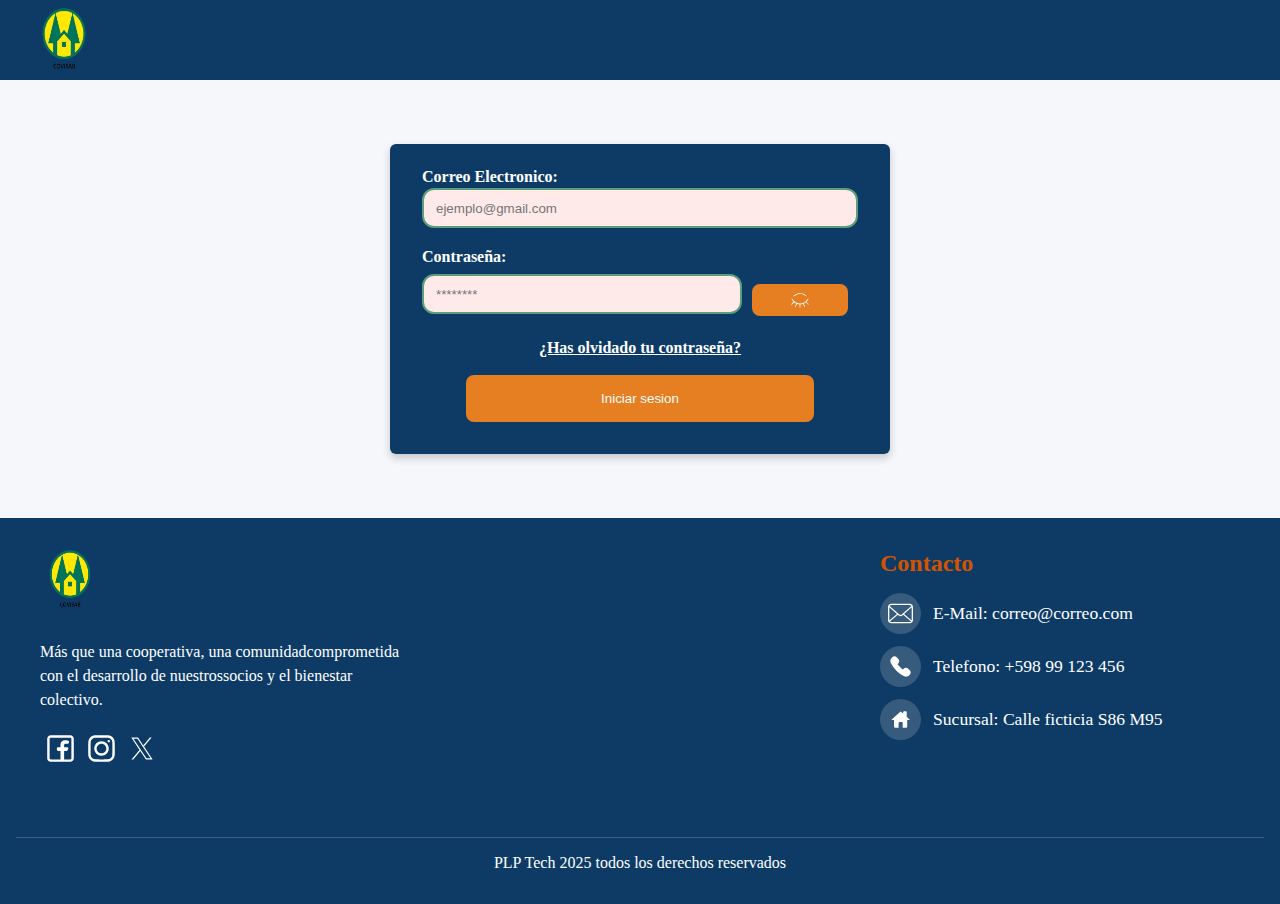
<file: backofficeAdministracion/Front/index.html>
<!DOCTYPE html>
<html lang="es">

<head>
    <meta charset="UTF-8">
    <meta name="viewport" content="width=device-width, initial-scale=1.0">
    <title>Backoffice | Inicio de Sesion</title>
    <link rel="stylesheet" href="../Assets/css/login.css">
</head>

<body>
    <header id="header">
        <img src="../Assets/img/cooperativas-vector-logo.png" alt="Logo de cooperativa">
    </header>

    <form id="formLogin" action="http://localhost/programacionFullStack/backofficeAdministracion/Back/loginAdmin.php" method="POST">
        <label for="usr_email_login">Correo Electronico:</label>
        <input required name="usr_email_login" id="usr_email_login" type="email" placeholder="ejemplo@gmail.com"
            title="Ingrese su correo electronico">

        <label for="usr_pass_login">Contraseña:</label>
        <div class="passMostrar">
            <input required name="usr_pass_login" id="usr_pass_login" type="password" placeholder="********"
                pattern="(?=.*\d)(?=.*[a-z])(?=.*[A-Z]).{8,}"
                title="Debe contener al menos 8 caracteres, una letra mayúscula, una minúscula y un número">
            <button type="button" id="mostrarPassLogin">
                <span><img id="iconoOjoPass" src="../Assets/img/ojoCerrado.svg" alt="Ojo cerrado" width="20px"
                        height="20px"></span>
            </button>
        </div>

        <div>
            <h2><a href="#">¿Has olvidado tu contraseña?</a></h2>
        </div>
        <button type="submit">Iniciar sesion</button>
    </form>

    <!-- Footer -->
    <footer id="footer">

        <div class="seccionesFooter">
            <div class="informacionYRedes">
                <img src="../Assets/img/cooperativas-vector-logo.png" alt="logoCooperativa" height="60px"
                    width="60px">
                <p>Más que una cooperativa, una comunidad<span class="espacio">comprometida con el desarrollo de
                        nuestros</span>socios y el bienestar colectivo.</p>
                <ul>
                    <li><a href="https://facebook.com" target="_blank"><img src="../Assets/img/logoFacebook.svg"
                                alt="Facebook" width="30px" height="30px"></a></li>
                    <li><a href="https://instagram.com" target="_blank"><img src="../Assets/img/logoInstagram.svg"
                                alt="Instagram" width="30px" height="30px"></a></li>
                    <li><a href="https://x.com" target="_blank"><img src="../Assets/img/logoX.svg" alt="X"
                                width="30px" height="30px"></a></li>
                </ul>

            </div>

            <div class="contactoFooter">
                <h2>Contacto</h2>
                <ul>
                    <li><span><img src="../Assets/img/correo.svg" alt="Correo" width="25px" height="25px"></span>
                        E-Mail:
                        correo@correo.com</li>
                    <li><span><img src="../Assets/img/telefono.svg" alt="Telefono" width="25px"
                                height="25px"></span>Telefono: +598 99 123 456</li>
                    <li><span><img src="../Assets/img/casa.svg" alt="Local" width="25px"
                                height="25px"></span>Sucursal:
                        Calle ficticia S86 M95</li>
                </ul>
            </div>
        </div>
        <div class="derechosReservados">
            <p>PLP Tech 2025 todos los derechos reservados</p>
        </div>

    </footer>
    <script>
        //Funcion para mostrar la contrasenia que se esta escribiendo 
        function mostrarPassLogin(idBoton, idCampo, idIcono) {
            const boton = document.getElementById(idBoton);
            const campo = document.getElementById(idCampo);
            const icono = document.getElementById(idIcono);

            boton.addEventListener('click', function () {
                campo.type = campo.type === 'password' ? 'text' : 'password';
                icono.src = campo.type === 'password' ? '../Assets/img/ojoCerrado.svg' : '../Assets/img/ojoAbiertoo.svg';
            });
        }

        mostrarPassLogin('mostrarPassLogin', 'usr_pass_login', 'iconoOjoPass');
    </script>
    <script src="../../Assets/js/login.js"></script>
</body>

</html>
</file>
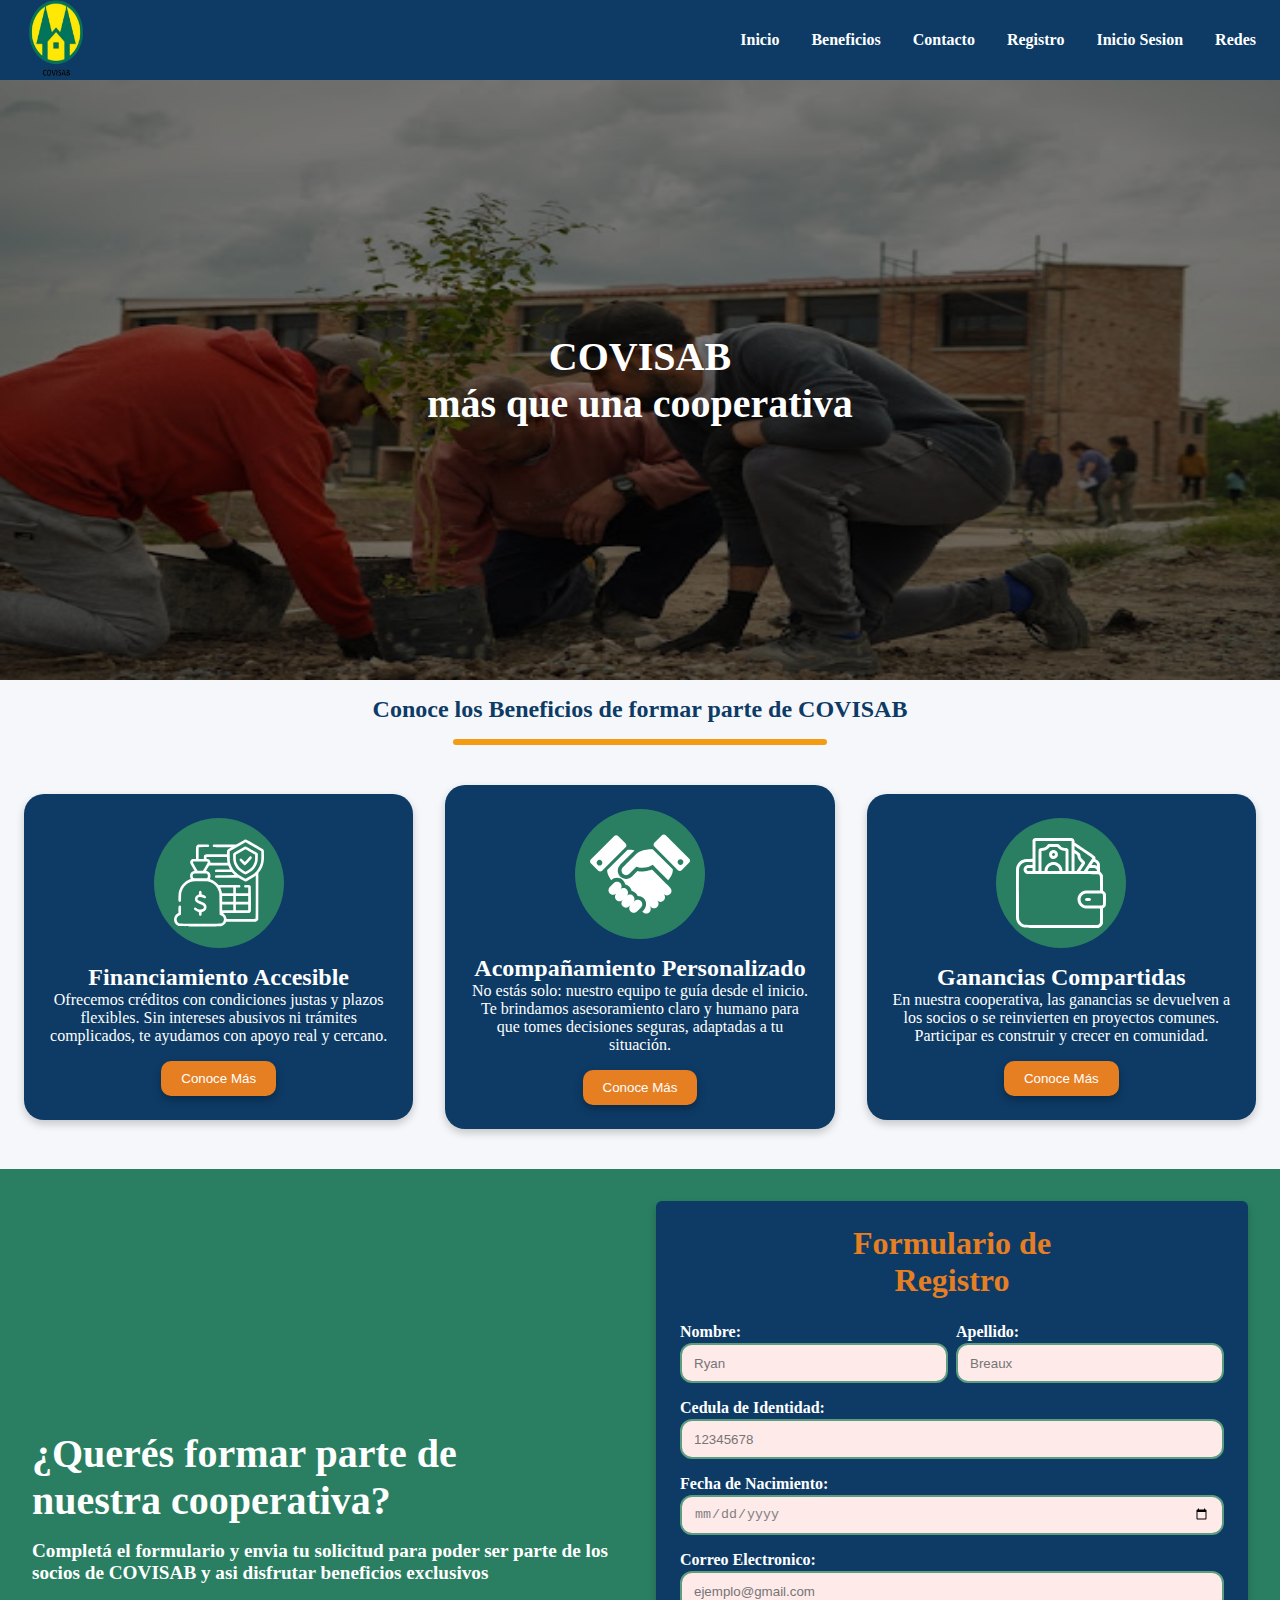
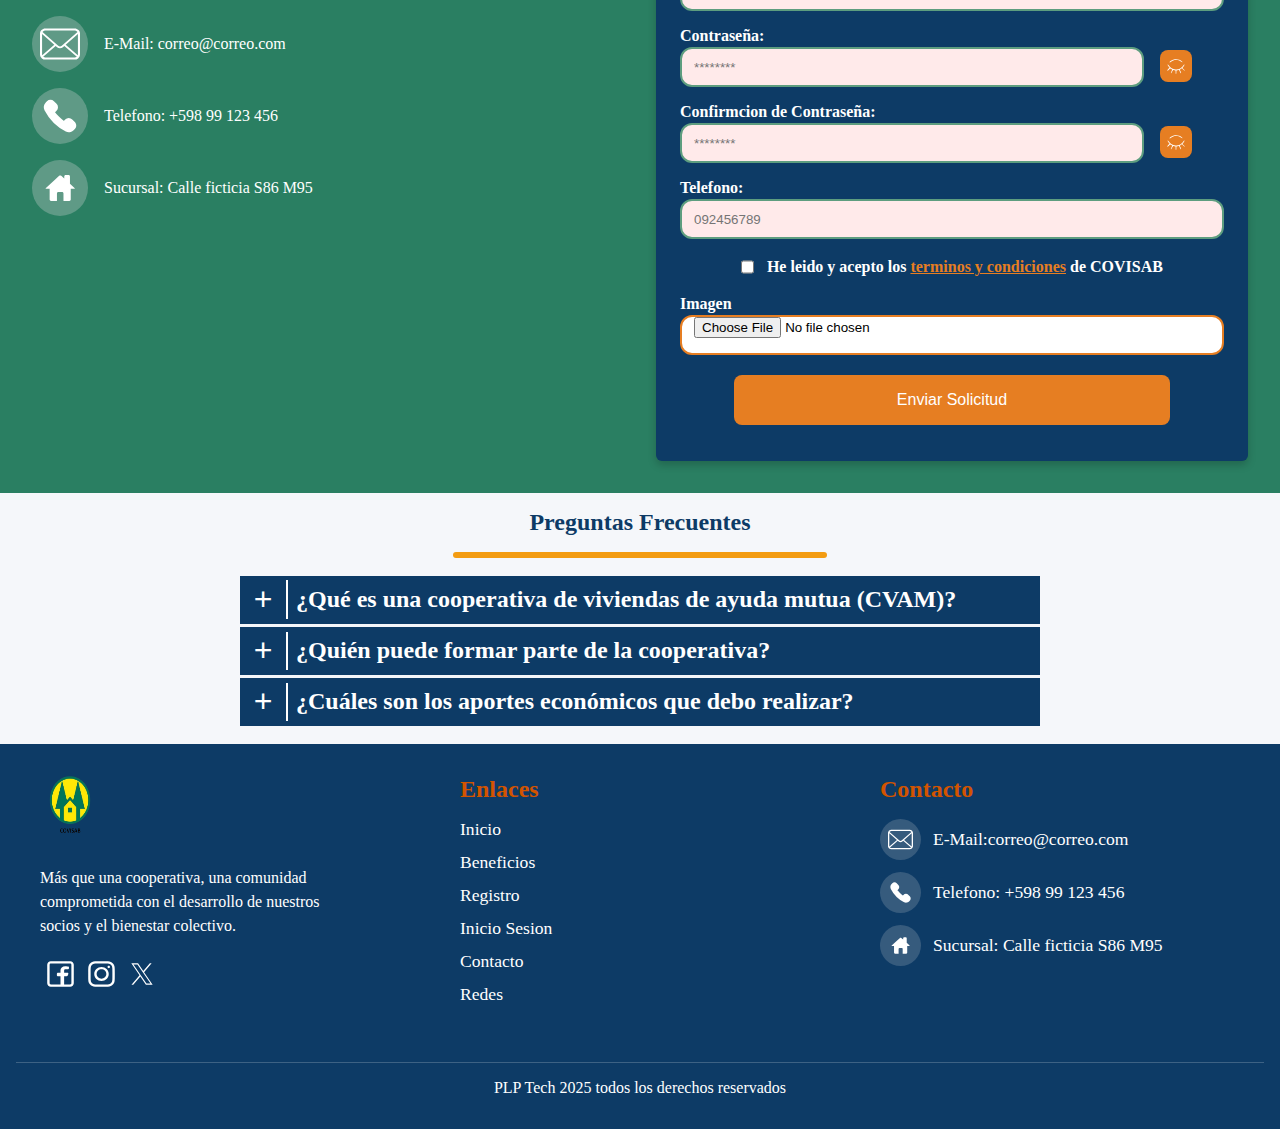
<file: frontUsuarios/Front/index.html>
<!DOCTYPE html>
<html lang="es">

<head>
    <meta charset="UTF-8">
    <meta name="viewport" content="width=device-width, initial-scale=1.0">
    <title>COVISAB | Inicio </title>
    <link rel="stylesheet" href="../Assets/css/styles.css">
</head>

<body>
    <!-- Header -->
    <header id="header">
        <img src="../Assets/img/cooperativas-vector-logo.png" alt="Logo de cooperativa">
        <nav>
            <ul>
                <li><a href="#header"> Inicio</a></li>
                <li><a href="#beneficios"> Beneficios</a></li>
                <li><a href="#informacionYRegistro"> Contacto</a></li>
                <li><a href="#informacionYRegistro"> Registro</a></li>
                <li><a href="./pages/login.html"> Inicio Sesion</a></li>
                <li><a href="#footer"> Redes</a></li>
            </ul>
        </nav>
    </header>

    <!-- Hero Section -->
    <div class="heroSection">
        <img src="../Assets/img/COOPERATIVA.jpg" alt="imagen hero">
        <div class="overlay"></div>
        <h1><span class="espacio">COVISAB</span> más que una cooperativa</h1>
    </div>

    <div class="encabezadoLanding">
        <h2>Conoce los Beneficios de formar parte de COVISAB</h2>
        <div class="separadorDeContenido"></div>
        <!-- Cooperativa de Viviendas Servicios Altruistas Basicos-->
    </div>

    <!-- Articulos sobre los Beneficios de la Cooperativa -->
    <section id="beneficios">

        <article class="beneficiosCooperativa">
            <span class="icono">
                <img src="../Assets/img/deposito.svg" alt="Asesoramiento con dinero" width="90px" height="90px">
            </span>
            <h2>Financiamiento Accesible</h2>
            <p>Ofrecemos créditos con condiciones justas y plazos flexibles. Sin intereses abusivos ni trámites
                complicados, te ayudamos con apoyo real y cercano.</p>
            <div id="infoContenedorFinanciamiento"></div>

            <button id="btnInfoFinanciamiento">Conoce Más</button>

        </article>

        <article class="beneficiosCooperativa">
            <span class="icono"><img src="../Assets/img/handshake.svg" alt="Apreton de manos" width="100px"
                    height="100px"></span>
            <h2>Acompañamiento Personalizado</h2>
            <p>No estás solo: nuestro equipo te guía desde el inicio. Te brindamos asesoramiento claro y humano para que
                tomes decisiones seguras, adaptadas a tu situación.</p>
            <div id="infoContenedorAcompaniamiento"></div>

            <button id="btnInfoAcompanimiento">Conoce Más</button>
        </article>

        <article class="beneficiosCooperativa">
            <span class="icono"><img src="../Assets/img/billetera.svg" alt="Billetera" width="90px"
                    height="90px"></span>
            <h2>Ganancias Compartidas</h2>
            <p>En nuestra cooperativa, las ganancias se devuelven a los socios o se reinvierten en proyectos comunes.
                Participar es construir y crecer en comunidad.</p>
            <div id="infoContenedorGanancias"></div>

            <button id="btnInfoGanancias">Conoce Más</button>
        </article>
    </section>

    <div id="informacionYRegistro">
        <div class="informacionContacto">
            <h3>¿Querés formar parte de <span class="espacio">nuestra cooperativa?</span></h2>
                <h4>Completá el formulario y envia tu solicitud para poder ser parte de los socios de COVISAB y asi
                    disfrutar beneficios exclusivos
            </h3>

            <ul>
                <li><span><img src="../Assets/img/correo.svg" alt="Correo" width="40px" height="40px"></span>
                    E-Mail:
                    correo@correo.com</li>
                <li><span><img src="../Assets/img/telefono.svg" alt="Telefono" width="40px"
                            height="40px"></span>Telefono: +598 99 123 456</li>
                <li><span><img src="../Assets/img/casa.svg" alt="Local" width="40px" height="40px"></span>Sucursal:
                    Calle ficticia S86 M95</li>
            </ul>
        </div>


        <!-- Formulario de Registro -->
        <form id="formLanding" method="POST" enctype="multipart/form-data"
            action="http://localhost/API_restful_js/API/api.php/usuarios" method="POST">
            <div>
                <h2>Formulario de <span class="espacio">Registro</span></h2>
            </div>
            <div class="nombreYApellido">
                <label for="usr_nombre" placeholder="Nombre">Nombre:</label>
                <label for="usr_apellido" placeholder="Apellido">Apellido:</label>
                <input required name="usr_nombre" id="usr_nombre" type="text" placeholder="Ryan"
                    pattern="^[A-Za-zÁÉÍÓÚáéíóúÑñ\s]{2,40}$" title="Ingrese su nombre">
                <input required name="usr_apellido" id="usr_apellido" type="text" placeholder="Breaux"
                    pattern="^[A-Za-zÁÉÍÓÚáéíóúÑñ\s]{2,40}$" title="Ingrese su apellido">
            </div>

            <label for="usr_ci">Cedula de Identidad:</label>
            <input required name="usr_ci" id="usr_ci" type="text" placeholder="12345678" pattern="^\d{8}$"
                title="Ingrese su CI sin puntos ni guiones">

            <label for="usr_nac">Fecha de Nacimiento:</label>
            <input required name="usr_nac" id="usr_nac" type="date" title="Ingrese su fecha de nacimiento">

            <label for="usr_email">Correo Electronico:</label>
            <input required name="usr_email" id="usr_email" type="email" placeholder="ejemplo@gmail.com"
                title="Ingrese su correo electronico">

            <label for="usr_pass">Contraseña:</label>
            <div class="passMostrar">
                <input required name="usr_pass" id="usr_pass" type="password" placeholder="********"
                    pattern="(?=.*\d)(?=.*[a-z])(?=.*[A-Z]).{8,}"
                    title="Debe contener al menos 8 caracteres, una letra mayúscula, una minúscula y un número">
                <button type="button" id="mostrarPass">
                    <span><img id="iconoOjoPass" src="../Assets/img/ojoCerrado.svg" alt="Ojo cerrado" width="20px"
                            height="20px"></span>
                </button>
            </div>

            <label for="usr_passVer">Confirmcion de Contraseña:</label>
            <div class="passMostrar">
                <input required name="usr_passVer" id="usr_passVer" type="password" placeholder="********"
                    pattern="(?=.*\d)(?=.*[a-z])(?=.*[A-Z]).{8,}"
                    title="Debe contener al menos 8 caracteres, una letra mayúscula, una minúscula y un número">
                <button type="button" id="mostrarPassVer">
                    <span><img id="iconoOjoPassVer" src="../Assets/img/ojoCerrado.svg" alt="Ojo cerrado" width="20px"
                            height="20px"></span>
                </button>
            </div>


            <label for="usr_tel">Telefono:</label>
            <input required name="usr_tel" id="usr_tel" type="tel" placeholder="092456789" pattern="^\d{9}$"
                title="Ingrese su numero de telefono, debe cumplir con el formato indicado en la plantilla de ejemplo">

            <div class="terminosCondiciones">
                <input required name="chkTerms" id="chkTerms" type="checkbox">
                <h2>He leido y acepto los <a href="./pages/#">terminos y condiciones</a> de COVISAB</h2>
            </div>

            <label for="imagen">Imagen</label>
            <input type="file" id="imagen" name="imagen" accept="image/*">

            <button type="submit">Enviar Solicitud</button>
        </form>
    </div>

    <div class="encabezadoLanding">
        <h2>Preguntas Frecuentes</h2>
        <div class="separadorDeContenido"></div>
        <!-- Cooperativa de Viviendas Servicios Altruistas Basicos-->
    </div>

    <div class="preguntas">
        <div class="pregunta">
            <div class="basePregunta">
                <button id="btnPregunta1">+</button>
                <h2>¿Qué es una cooperativa de viviendas de ayuda mutua (CVAM)?</h2>
            </div>
            <div id="pregunta1Contenedor"></div>
        </div>

        <div class="pregunta">
            <div class="basePregunta">
                <button id="btnPregunta2">+</button>
                <h2>¿Quién puede formar parte de la cooperativa?</h2>
            </div>
            <div id="pregunta2Contenedor"></div>
        </div>

        <div class="pregunta">
            <div class="basePregunta">
                <button id="btnPregunta3">+</button>
                <h2>¿Cuáles son los aportes económicos que debo realizar?</h2>
            </div>
            <div id="pregunta3Contenedor"></div>

        </div>
    </div>

    <!-- Footer -->
    <footer id="footer">

        <div class="seccionesFooter">
            <div class="informacionYRedes">
                <img src="../Assets/img/cooperativas-vector-logo.png" alt="logoCooperativa" height="60px" width="60px">
                <p>Más que una cooperativa, una comunidad<span class="espacio">comprometida con el desarrollo de
                        nuestros</span>socios y el bienestar colectivo.</p>
                <ul>
                    <li><a href="https://facebook.com" target="_blank"><img src="../Assets/img/logoFacebook.svg"
                                alt="Facebook" width="30px" height="30px"></a></li>
                    <li><a href="https://instagram.com" target="_blank"><img src="../Assets/img/logoInstagram.svg"
                                alt="Instagram" width="30px" height="30px"></a></li>
                    <li><a href="https://x.com" target="_blank"><img src="../Assets/img/logoX.svg" alt="X" width="30px"
                                height="30px"></a></li>
                </ul>

            </div>
            <div class="enlacesRapidos">
                <h2>Enlaces</h2>
                <ul>
                    <li><a href="./index.html">Inicio</a></li>
                    <li><a href="#beneficios"> Beneficios</a></li>
                    <li><a href="#informacionYRegistro">Registro</a></li>
                    <li><a href="./pages/login.html">Inicio Sesion</a></li>
                    <li><a href="#informacionYRegistro"> Contacto</a></li>
                    <li><a href="#footer"> Redes</a></li>
                </ul>
            </div>

            <div class="contactoFooter">
                <h2>Contacto</h2>
                <ul>
                    <li><span><img src="../Assets/img/correo.svg" alt="Correo" width="25px"
                                height="25px"></span>E-Mail:correo@correo.com</li>
                    <li><span><img src="../Assets/img/telefono.svg" alt="Telefono" width="25px"
                                height="25px"></span>Telefono: +598 99 123 456</li>
                    <li><span><img src="../Assets/img/casa.svg" alt="Local" width="25px" height="25px"></span>Sucursal:
                        Calle ficticia S86 M95</li>
                </ul>
            </div>
        </div>
        <div class="derechosReservados">
            <p>PLP Tech 2025 todos los derechos reservados</p>
        </div>

    </footer>
    <script src="../Assets/js/main.js"></script>
    <script src="../Assets/js/register.js"></script>
</body>

</html>
</file>
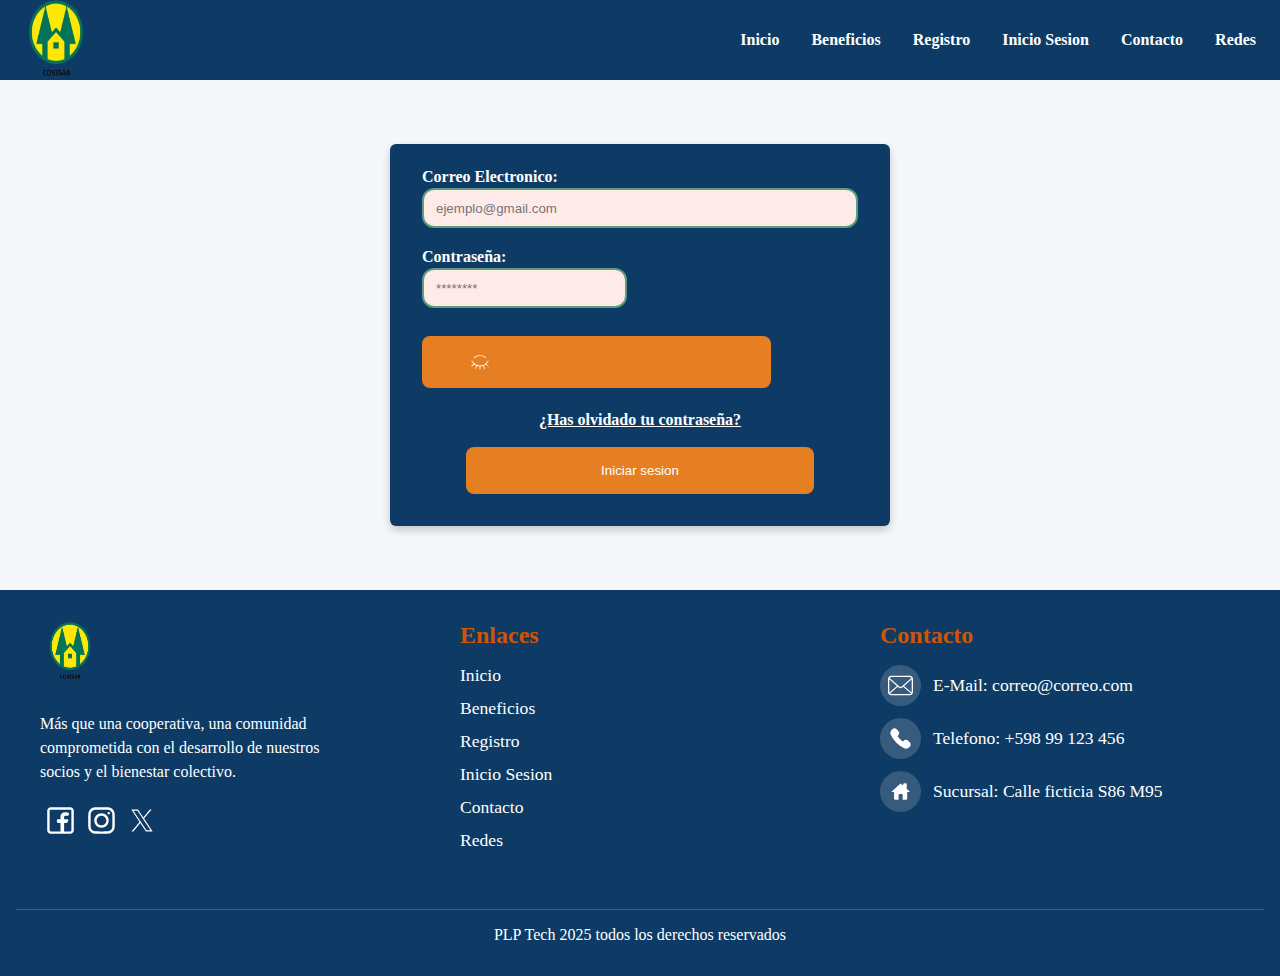
<file: frontUsuarios/Front/pages/login.html>
<!DOCTYPE html>
<html lang="es">

<head>
    <meta charset="UTF-8">
    <meta name="viewport" content="width=device-width, initial-scale=1.0">
    <title>COVISAB | Inicio de Sesion</title>
    <link rel="stylesheet" href="../../Assets/css/styles.css">
</head>

<body>
    <header id="header">
        <img src="../../Assets/img/cooperativas-vector-logo.png" alt="Logo de cooperativa">
        <nav>
            <ul>
                <li><a href="../index.html">Inicio</a></li>
                <li><a href="../index.html#beneficios"> Beneficios</a></li>
                <li><a href="../index.html#informacionYRegistro">Registro</a></li>
                <li><a href="./login.html">Inicio Sesion</a></li>
                <li><a href="../index.html#informacionYRegistro"> Contacto</a></li>
                <li><a href="../index.html#footer"> Redes</a></li>
            </ul>
        </nav>
    </header>

    <form id="formLogin" action="http://localhost/API_restful_js/API/api.php/login" method="POST">
        <label for="usr_email_login">Correo Electronico:</label>
        <input required name="usr_email_login" id="usr_email_login" type="email" placeholder="ejemplo@gmail.com"
            title="Ingrese su correo electronico">

        <label for="usr_pass_login">Contraseña:</label>
        <div class="passMostrar">
            <input required name="usr_pass_login" id="usr_pass_login" type="password" placeholder="********"
                pattern="(?=.*\d)(?=.*[a-z])(?=.*[A-Z]).{8,}"
                title="Debe contener al menos 8 caracteres, una letra mayúscula, una minúscula y un número">
            <button type="button" id="mostrarPassLogin">
                <span><img id="iconoOjoPass" src="../../Assets/img/ojoCerrado.svg" alt="Ojo cerrado" width="20px"
                        height="20px"></span>
            </button>
        </div>

        <div>
            <h2><a href="#">¿Has olvidado tu contraseña?</a></h2>
        </div>
        <button type="submit">Iniciar sesion</button>
    </form>


    <!-- Footer -->
    <footer id="footer">

        <div class="seccionesFooter">
            <div class="informacionYRedes">
                <img src="../../Assets/img/cooperativas-vector-logo.png" alt="logoCooperativa" height="60px"
                    width="60px">
                <p>Más que una cooperativa, una comunidad<span class="espacio">comprometida con el desarrollo de
                        nuestros</span>socios y el bienestar colectivo.</p>
                <ul>
                    <li><a href="https://facebook.com" target="_blank"><img src="../../Assets/img/logoFacebook.svg"
                                alt="Facebook" width="30px" height="30px"></a></li>
                    <li><a href="https://instagram.com" target="_blank"><img src="../../Assets/img/logoInstagram.svg"
                                alt="Instagram" width="30px" height="30px"></a></li>
                    <li><a href="https://x.com" target="_blank"><img src="../../Assets/img/logoX.svg" alt="X"
                                width="30px" height="30px"></a></li>
                </ul>

            </div>
            <div class="enlacesRapidos">
                <h2>Enlaces</h2>
                <ul>
                    <li><a href="../index.html">Inicio</a></li>
                    <li><a href="../index.html#beneficios"> Beneficios</a></li>
                    <li><a href="../index.html#informacionYRegistro">Registro</a></li>
                    <li><a href="./login.html">Inicio Sesion</a></li>
                    <li><a href="../index.html#informacionYRegistro"> Contacto</a></li>
                    <li><a href="../index.html#footer"> Redes</a></li>
                </ul>
            </div>

            <div class="contactoFooter">
                <h2>Contacto</h2>
                <ul>
                    <li><span><img src="../../Assets/img/correo.svg" alt="Correo" width="25px" height="25px"></span>
                        E-Mail:
                        correo@correo.com</li>
                    <li><span><img src="../../Assets/img/telefono.svg" alt="Telefono" width="25px"
                                height="25px"></span>Telefono: +598 99 123 456</li>
                    <li><span><img src="../../Assets/img/casa.svg" alt="Local" width="25px"
                                height="25px"></span>Sucursal:
                        Calle ficticia S86 M95</li>
                </ul>
            </div>
        </div>
        <div class="derechosReservados">
            <p>PLP Tech 2025 todos los derechos reservados</p>
        </div>

    </footer>
    <script>
        //Funcion para mostrar la contrasenia que se esta escribiendo 
        function mostrarPassLogin(idBoton, idCampo, idIcono) {
            const boton = document.getElementById(idBoton);
            const campo = document.getElementById(idCampo);
            const icono = document.getElementById(idIcono);

            boton.addEventListener('click', function () {
                campo.type = campo.type === 'password' ? 'text' : 'password';
                icono.src = campo.type === 'password' ? '../../Assets/img/ojoCerrado.svg' : '../../Assets/img/ojoAbiertoo.svg';
            });
        }

        mostrarPassLogin('mostrarPassLogin', 'usr_pass_login', 'iconoOjoPass');
    </script>
    <script src="../../Assets/js/login.js"></script>
</body>

</html>
</file>
<file: backofficeAdministracion/Assets/css/login.css>
:root {
    --base: #f5f7fa;
    --colorPrincipal: #0d3b66;
    --colorSecundario: #2a7f62;
    --colorSecundarioClaro: #5d9d7f;
    --colorComplementario: #e67e22;
    --colorComplementarioClaro: #f39c12;
    --colorComplementarioOscuro: #d35400;
    --colorComplementarioHover: #f1c40f;
    --colorTexto: #ffffff;
}

* {
    margin: 0;
    padding: 0;
    box-sizing: border-box;
}

/* ************************ */
/* * ESTILOS LANDING PAGE * */
/* ************************ */

body {
    background-color: var(--base);
}

/* ************************ */
/* *     ESTILOS LOGIN    *  */
/* ************************ */

header {
    background-color: var(--colorPrincipal);
    display: flex;
    flex-direction: row;
    justify-content: space-between;
    align-items: center;
    height: 5rem;
}

header img {
    padding: 1rem;
    height: 6rem;
    width: 6rem;
    margin-left: 1rem;
}

header nav ul {
    display: flex;
    flex-direction: row;
}

header nav ul li {
    list-style: none;
    padding: 0.5rem;
    margin-right: 1rem;
}

header nav ul li a {
    text-decoration: none;
    color: var(--colorTexto);
    font-weight: bold;
    transition: ease-in-out 0.3s
}

header nav ul li a:hover {
    color: var(--colorComplementario);
}

#formLogin {
    display: flex;
    flex-direction: column;
    background-color: var(--colorPrincipal);
    border-radius: 0.375rem;
    padding: 1rem 2rem;
    margin: 4rem auto;
    justify-content: center;
    box-shadow: 0 0.25rem 0.5rem rgba(0, 0, 0, 0.2);
    max-width: 31.25rem;
}

#formLogin div h2 {
    text-align: center;
}

#formLogin div h2 a {
    color: var(--colorTexto);
    font-size: 1rem;
    transition: 0.3s ease-in-out;
}

#formLogin div h2 a:hover {
    color: var(--colorComplementario);
    transition: 0.3s ease-in-out;
}

#formLogin label {
    color: var(--colorTexto);
    font-weight: bolder;
    margin: 0.5rem 0 0.125rem 0;
}

#formLogin input {
    background-color: rgb(231, 231, 231);
    border-radius: 0.75rem;
    height: 2.5rem;
    border: 0.125rem solid rgb(136, 136, 136);
    color: grey;
    padding: 0 0.75rem;
    margin-bottom: 0.75rem;
}

#formLogin button {
    margin: 1rem auto;
    padding: 1rem 3rem;
    border-radius: 0.5rem;
    background-color: var(--colorComplementario);
    color: var(--colorTexto);
    border-style: none;
    cursor: pointer;
    width: 80%;
    transition: 0.3s ease-in-out;
}


#formLogin input:focus {
    outline: none;
    border: 0.125rem solid var(--colorComplementarioOscuro);
    box-shadow: 0 0 0.3rem var(--colorComplementarioClaro);
    background-color: #f9f9f9;
    color: black;
}

#formLogin input:invalid {
    border: 0.125rem solid var(--colorSecundarioClaro);
    background-color: #ffeaea;
}

#formLogin input:valid {
    border: 0.125rem solid var(--colorComplementario);
    background-color: var(--colorTexto);
    color: black;
}


footer {
    background-color: var(--colorPrincipal);
    display: flex;
    flex-direction: column;
    justify-content: space-evenly;
    min-height: 5rem;
    padding: 2rem 1rem;
}

.seccionesFooter {
    display: flex;
    flex-direction: row;
    justify-content: space-between;
    align-items: flex-start;
    max-width: 75rem;
    margin: 0 auto;
    width: 100%;
}

.informacionYRedes {
    flex: 1;
    max-width: 30%;
}

.informacionYRedes img {
    max-width: 7.5rem;
    margin-bottom: 1rem;
}

.informacionYRedes ul {
    display: flex;
    flex-direction: row;
    margin: 1rem 0;
}

.informacionYRedes ul li {
    list-style: none;
    padding: 0.375rem;
}

.informacionYRedes ul li a img {
    height: 1.8rem;
    width: 1.8rem;
    transition: transform 0.3s ease;
}

.informacionYRedes ul li a:hover img {
    transform: scale(1.1);
}

.informacionYRedes p {
    color: var(--colorTexto);
    font-size: 1rem;
    margin: 0.625rem 0;
    line-height: 1.5;
}

.enlacesRapidos h2 {
    color: var(--colorComplementarioOscuro);
    margin-bottom: 1rem;
    font-size: 1.5rem;
}

.enlacesRapidos ul {
    list-style: none;
    padding: 0;
}

.enlacesRapidos ul li {
    margin: 0.75rem 0;
}

.enlacesRapidos ul li a {
    text-decoration: none;
    font-size: 1.1rem;
    color: var(--colorTexto);
    display: flex;
    align-items: center;
    transition: ease-in-out 0.3s;
}

.enlacesRapidos ul li a:hover {
    color: var(--colorComplementarioOscuro);
    margin-left: 0.2rem;
    transition: ease-in-out 0.3s;
}

.enlacesRapidos ul li a span {
    color: var(--colorComplementarioOscuro);
    font-weight: bolder;
    margin-right: 0.5rem;
}

.contactoFooter {
    flex: 1;
    max-width: 30%;
    margin-right: 0;
}

.contactoFooter h2 {
    color: var(--colorComplementarioOscuro);
    margin-bottom: 1rem;
    font-size: 1.5rem;
}

.contactoFooter ul {
    list-style: none;
}

.contactoFooter ul li {
    display: flex;
    flex-direction: row;
    align-items: center;
    margin: 0.75rem 0;
    text-decoration: none;
    font-size: 1.1rem;
    color: var(--colorTexto);

}

.contactoFooter ul li span {
    margin-right: 0.75rem;
    background-color: rgba(220, 220, 220, 0.2);
    padding: 0.5rem;
    border-radius: 100%;
    display: flex;
    align-items: center;
    justify-content: center;
}

.derechosReservados {
    margin-top: 2rem;
    padding-top: 1rem;
    border-top: 0.0625rem solid rgba(255, 255, 255, 0.2);
}

.derechosReservados p {
    text-align: center;
    color: var(--colorTexto);
}


.passMostrar {
    display: grid;
    grid-template-columns: 1fr auto;
    align-items: center;
}

.passMostrar button {
    cursor: pointer;
    display: flex;
    align-items: center;
    justify-content: center;
    padding: 1rem;
    width: 1rem;
    height: 1rem;
}

.passMostrar button img {
    width: 1.25rem;
    height: 1.25rem;
    display: block;
}
</file>
<file: frontUsuarios/Assets/css/styles.css>
:root {
    --base: #f5f7fa;
    --colorPrincipal: #0d3b66;
    --colorSecundario: #2a7f62;
    --colorSecundarioClaro: #5d9d7f;
    --colorComplementario: #e67e22;
    --colorComplementarioClaro: #f39c12;
    --colorComplementarioOscuro: #d35400;
    --colorComplementarioHover: #f1c40f;
    --colorTexto: #ffffff;
}

* {
    margin: 0;
    padding: 0;
    box-sizing: border-box;
}

/* ************************ */
/* * ESTILOS LANDING PAGE * */
/* ************************ */

body {
    background-color: var(--base);
}

header {
    background-color: var(--colorPrincipal);
    display: flex;
    flex-direction: row;
    justify-content: space-between;
    align-items: center;
    height: 5rem;
}

header img {
    height: 5rem;
    width: 5rem;
    margin-left: 1rem;
}

header nav ul {
    display: flex;
    flex-direction: row;
}

header nav ul li {
    list-style: none;
    padding: 0.5rem;
    margin-right: 1rem;
}

header nav ul li a {
    text-decoration: none;
    color: var(--colorTexto);
    font-weight: bold;
    transition: ease-in-out 0.3s
}

header nav ul li a:hover {
    color: var(--colorComplementario);
}

.heroSection {
    position: relative;
    height: 37.5rem;
    overflow: hidden;
}

.heroSection img {
    display: block;
    width: 100%;
    height: 100%;
}

.heroSection .overlay {
    position: absolute;
    top: 0;
    left: 0;
    width: 100%;
    height: 100%;
    background-color: rgba(0, 0, 0, 0.5);
    z-index: 1;
}

.encabezadoLanding {
    text-align: center;
    margin: 1rem;
    color: var(--colorPrincipal);
}

.heroSection h1 {
    position: absolute;
    top: 50%;
    left: 50%;
    transform: translate(-50%, -50%);
    z-index: 2;
    color: var(--colorTexto);
    text-align: center;
    padding: 0 1.25rem;
    font-size: 2.5rem;
    width: 100%;
}

.espacio {
    display: block;
}

.separadorDeContenido {
    height: 0.375rem;
    border-radius: 1.25rem;
    background-color: var(--colorComplementarioClaro);
    width: 30%;
    margin: 1rem auto;
}

section {
    display: grid;
    grid-template-columns: repeat(3, 1fr);
    justify-content: center;
    align-items: center;
    padding: 1rem;
    gap: 1rem;
}

.beneficiosCooperativa {
    display: flex;
    flex-direction: column;
    background-color: var(--colorPrincipal);
    box-shadow: 0 0.25rem 0.5rem rgba(0, 0, 0, 0.2);
    text-align: center;
    margin: 0.5rem;
    padding: 1.5rem;
    border-radius: 1.25rem;
    transition: transform 0.3s ease, box-shadow 0.3s ease;
    align-items: center;
    justify-content: center;
    color: var(--colorTexto);
}

.beneficiosCooperativa .icono {
    background-color: var(--colorSecundario);
    border-radius: 100%;
    width: 8.125rem;
    height: 8.125rem;
    display: flex;
    align-items: center;
    justify-content: center;
    margin-bottom: 1rem;
}

.beneficiosCooperativa:hover {
    transform: scale(1.03);
    box-shadow: 0 0.375rem 1rem rgba(0, 0, 0, 0.3);
}

.beneficiosCooperativa button {
    background-color: var(--colorComplementario);
    box-shadow: 0 0.25rem 0.5rem rgba(0, 0, 0, 0.3);
    color: var(--colorTexto);
    margin-top: 1rem;
    padding: 0.625rem 1.25rem;
    border: none;
    border-radius: 0.625rem;
    border-style: none;
    cursor: pointer;
    transition: 0.3s ease-in-out;
}

.beneficiosCooperativa button:hover {
    background-color: var(--colorTexto);
    color: var(--colorComplementario);
    box-shadow: 0 0.25rem 0.5rem rgba(0, 0, 0, 0.3);
    cursor: pointer;
    transition: 0.3s ease-in-out;
}

#informacionYRegistro {
    display: grid;
    grid-template-columns: repeat(2, 1fr);
    background-color: var(--colorSecundario);
    padding: 2rem;
    margin: 1rem 0;
    gap: 2rem;
}

.informacionContacto,
.informacionContacto h3,
.informacionContacto h4 {
    display: flex;
    flex-direction: column;
    justify-content: center;
}

.informacionContacto h3,
.informacionContacto h4 {
    align-items: flex-start;
}

.informacionContacto h3 {
    color: var(--colorTexto);
    margin: 0 0 1rem 0;
    font-size: 2.5rem;
}

.informacionContacto h4 {
    color: var(--colorTexto);
    margin: 0 0 1rem 0;
    font-size: 1.2rem;
}

.informacionContacto ul li {
    color: var(--colorTexto);
    display: flex;
    flex-direction: row;
    align-items: center;
    margin: 1rem 0;
}

.informacionContacto ul li span {
    margin: 0 1rem 0 0;
    background-color: rgba(220, 220, 220, 0.3);
    padding: 0.5rem;
    border-radius: 100%;
    display: flex;
    align-items: center;
    justify-content: center;
}

#formLanding {
    display: flex;
    flex-direction: column;
    background-color: var(--colorPrincipal);
    border-radius: 0.375rem;
    padding: 1.5rem;
    margin: 0;
    justify-content: center;
    box-shadow: 0 0.25rem 0.5rem rgba(0, 0, 0, 0.2);
}

.nombreYApellido {
    display: grid;
    grid-template-columns: repeat(2, 1fr);
    column-gap: 0.5rem;
}

#formLanding div h2 {
    color: var(--colorComplementario);
    text-align: center;
    font-size: 2rem;
    margin-bottom: 1rem;
}

#formLanding label {
    color: var(--colorTexto);
    font-weight: bolder;
    margin: 0.5rem 0 0.125rem 0;
}

#formLanding input {
    background-color: rgb(231, 231, 231);
    border-radius: 0.75rem;
    height: 2.5rem;
    border: 0.125rem solid rgb(136, 136, 136);
    color: grey;
    padding: 0 0.75rem;
    margin-bottom: 0.5rem;
}

#formLanding input:focus,
#formLogin input:focus {
    outline: none;
    border: 0.125rem solid var(--colorComplementarioOscuro);
    box-shadow: 0 0 0.3rem var(--colorComplementarioClaro);
    background-color: #f9f9f9;
    color: black;
}

#formLanding input:invalid,
#formLogin input:invalid {
    border: 0.125rem solid var(--colorSecundarioClaro);
    background-color: #ffeaea;
}

#formLanding input:valid,
#formLogin input:valid {
    border: 0.125rem solid var(--colorComplementario);
    background-color: var(--colorTexto);
    color: black;
}

#formLanding .terminosCondiciones {
    display: flex;
    flex-direction: row;
    justify-content: center;
    align-items: center;
    gap: 0.8rem;
}

#formLanding .terminosCondiciones input {
    cursor: pointer;
    margin: 0;
}

#formLanding .terminosCondiciones h2 {
    color: var(--colorTexto);
    font-size: 1rem;
    margin: 0;
}

#formLanding div a {
    color: var(--colorComplementario);
    font-size: 1rem;
}

#formLanding button {
    margin: 0.75rem auto;
    padding: 1rem 3rem;
    border-radius: 0.5rem;
    background-color: var(--colorComplementario);
    color: var(--colorTexto);
    border-style: none;
    cursor: pointer;
    transition: 0.3s ease-in-out;
    font-size: 1rem;
    width: 80%;
}

#formLanding button:hover,
#formLogin button:hover {
    background-color: var(--colorComplementarioClaro);
    box-shadow: 0 0.25rem 0.5rem rgba(0, 0, 0, 0.3);
    cursor: pointer;
    transition: 0.3s ease-in-out;
}

#formLanding .passMostrar {
    display: grid;
    grid-template-columns: 7fr 1fr;
    align-items: center;
}

#formLanding .passMostrar button {
    cursor: pointer;
    display: flex;
    align-items: center;
    justify-content: center;
    padding: 1rem;
    margin: 0 2rem 0.6rem 1rem;
    width: 1rem;
    height: 1rem;
}

.passMostrar button img {
    width: 1.25rem;
    height: 1.25rem;
    display: block;
}

.preguntas {
    margin: 1rem;
    display: flex;
    flex-direction: column;
}

.pregunta {
    display: flex;
    flex-direction: column;
    background-color: var(--colorPrincipal);
    color: var(--colorTexto);
    margin: 0.1rem auto;
    width: 50rem;
}

.pregunta:hover {
    box-shadow: 0 0.25rem 0.5rem rgba(0, 0, 0, 0.3);
    cursor: pointer;
    transition: 0.3s ease-in-out;
}


.basePregunta {
    display: flex;
    flex-direction: row;
    align-items: center;
    height: 3rem;
}

.basePregunta button {
    background-color: var(--colorPrincipal);
    width: 3rem;
    height: 80%;
    border: 0;
    border-right: 0.125rem solid var(--colorTexto);
    cursor: pointer;
    font-size: 2rem;
    color: var(--colorTexto);
}

.basePregunta h2 {
    margin-left: 0.5rem;
}

footer {
    background-color: var(--colorPrincipal);
    display: flex;
    flex-direction: column;
    justify-content: space-evenly;
    min-height: 5rem;
    padding: 2rem 1rem;
}

.seccionesFooter {
    display: flex;
    flex-direction: row;
    justify-content: space-between;
    align-items: flex-start;
    max-width: 75rem;
    margin: 0 auto;
    width: 100%;
}

.informacionYRedes {
    flex: 1;
    max-width: 30%;
}

.informacionYRedes img {
    max-width: 7.5rem;
    margin-bottom: 1rem;
}

.informacionYRedes ul {
    display: flex;
    flex-direction: row;
    margin: 1rem 0;
}

.informacionYRedes ul li {
    list-style: none;
    padding: 0.375rem;
}

.informacionYRedes ul li a img {
    height: 1.8rem;
    width: 1.8rem;
    transition: transform 0.3s ease;
}

.informacionYRedes ul li a:hover img {
    transform: scale(1.1);
}

.informacionYRedes p {
    color: var(--colorTexto);
    font-size: 1rem;
    margin: 0.625rem 0;
    line-height: 1.5;
}

.enlacesRapidos {
    flex: 1;
    max-width: 30%;
}

.enlacesRapidos h2 {
    color: var(--colorComplementarioOscuro);
    margin-bottom: 1rem;
    font-size: 1.5rem;
}

.enlacesRapidos ul {
    list-style: none;
    padding: 0;
}

.enlacesRapidos ul li {
    margin: 0.75rem 0;
}

.enlacesRapidos ul li a {
    text-decoration: none;
    font-size: 1.1rem;
    color: var(--colorTexto);
    display: flex;
    align-items: center;
    transition: ease-in-out 0.3s;
}

.enlacesRapidos ul li a:hover {
    color: var(--colorComplementarioOscuro);
    margin-left: 0.2rem;
    transition: ease-in-out 0.3s;
}

.enlacesRapidos ul li a span {
    color: var(--colorComplementarioOscuro);
    font-weight: bolder;
    margin-right: 0.5rem;
}

.contactoFooter {
    flex: 1;
    max-width: 30%;
    margin-right: 0;
}

.contactoFooter h2 {
    color: var(--colorComplementarioOscuro);
    margin-bottom: 1rem;
    font-size: 1.5rem;
}

.contactoFooter ul {
    list-style: none;
}

.contactoFooter ul li {
    display: flex;
    flex-direction: row;
    align-items: center;
    margin: 0.75rem 0;
    text-decoration: none;
    font-size: 1.1rem;
    color: var(--colorTexto);

}

.contactoFooter ul li span {
    margin-right: 0.75rem;
    background-color: rgba(220, 220, 220, 0.2);
    padding: 0.5rem;
    border-radius: 100%;
    display: flex;
    align-items: center;
    justify-content: center;
}

.derechosReservados {
    margin-top: 2rem;
    padding-top: 1rem;
    border-top: 0.0625rem solid rgba(255, 255, 255, 0.2);
}

.derechosReservados p {
    text-align: center;
    color: var(--colorTexto);
}

/* ************************ */
/* *     ESTILOS LOGIN    *  */
/* ************************ */

#formLogin {
    display: flex;
    flex-direction: column;
    background-color: var(--colorPrincipal);
    border-radius: 0.375rem;
    padding: 1rem 2rem;
    margin: 4rem auto;
    justify-content: center;
    box-shadow: 0 0.25rem 0.5rem rgba(0, 0, 0, 0.2);
    max-width: 31.25rem;
}

#formLogin div h2 {
    text-align: center;
}

#formLogin div h2 a {
    color: var(--colorTexto);
    font-size: 1rem;
    transition: 0.3s ease-in-out;
}

#formLogin div h2 a:hover {
    color: var(--colorComplementario);
    transition: 0.3s ease-in-out;
}

#formLogin label {
    color: var(--colorTexto);
    font-weight: bolder;
    margin: 0.5rem 0 0.125rem 0;
}

#formLogin input {
    background-color: rgb(231, 231, 231);
    border-radius: 0.75rem;
    height: 2.5rem;
    border: 0.125rem solid rgb(136, 136, 136);
    color: grey;
    padding: 0 0.75rem;
    margin-bottom: 0.75rem;
}

#formLogin button {
    margin: 1rem auto;
    padding: 1rem 3rem;
    border-radius: 0.5rem;
    background-color: var(--colorComplementario);
    color: var(--colorTexto);
    border-style: none;
    cursor: pointer;
    width: 80%;
    transition: 0.3s ease-in-out;
}

@media (max-width: 900px) {
    .heroSection h1 {
        font-size: 2rem;
    }

    section {
        grid-template-columns: 1fr;
    }

    #informacionYRegistro {
        grid-template-columns: 1fr;
    }
}

@media (max-width: 600px) {
    header nav ul {
        flex-wrap: wrap;
        justify-content: center;
    }

    .heroSection {
        height: 25rem;
    }

    #informacionYRegistro {
        padding: 1rem;

    }

    .seccionesFooter {
        flex-direction: column;
        align-items: center;
        justify-content: center;
        gap: 2rem;
    }

    .informacionYRedes,
    .enlacesRapidos,
    .contactoFooter {
        display: flex;
        flex-direction: column;
        align-items: center;
        max-width: 100%;
    }

    .informacionYRedes p {
        text-align: center;
    }


    #formLogin {
        margin: 4rem 1rem;
    }
}
</file>
